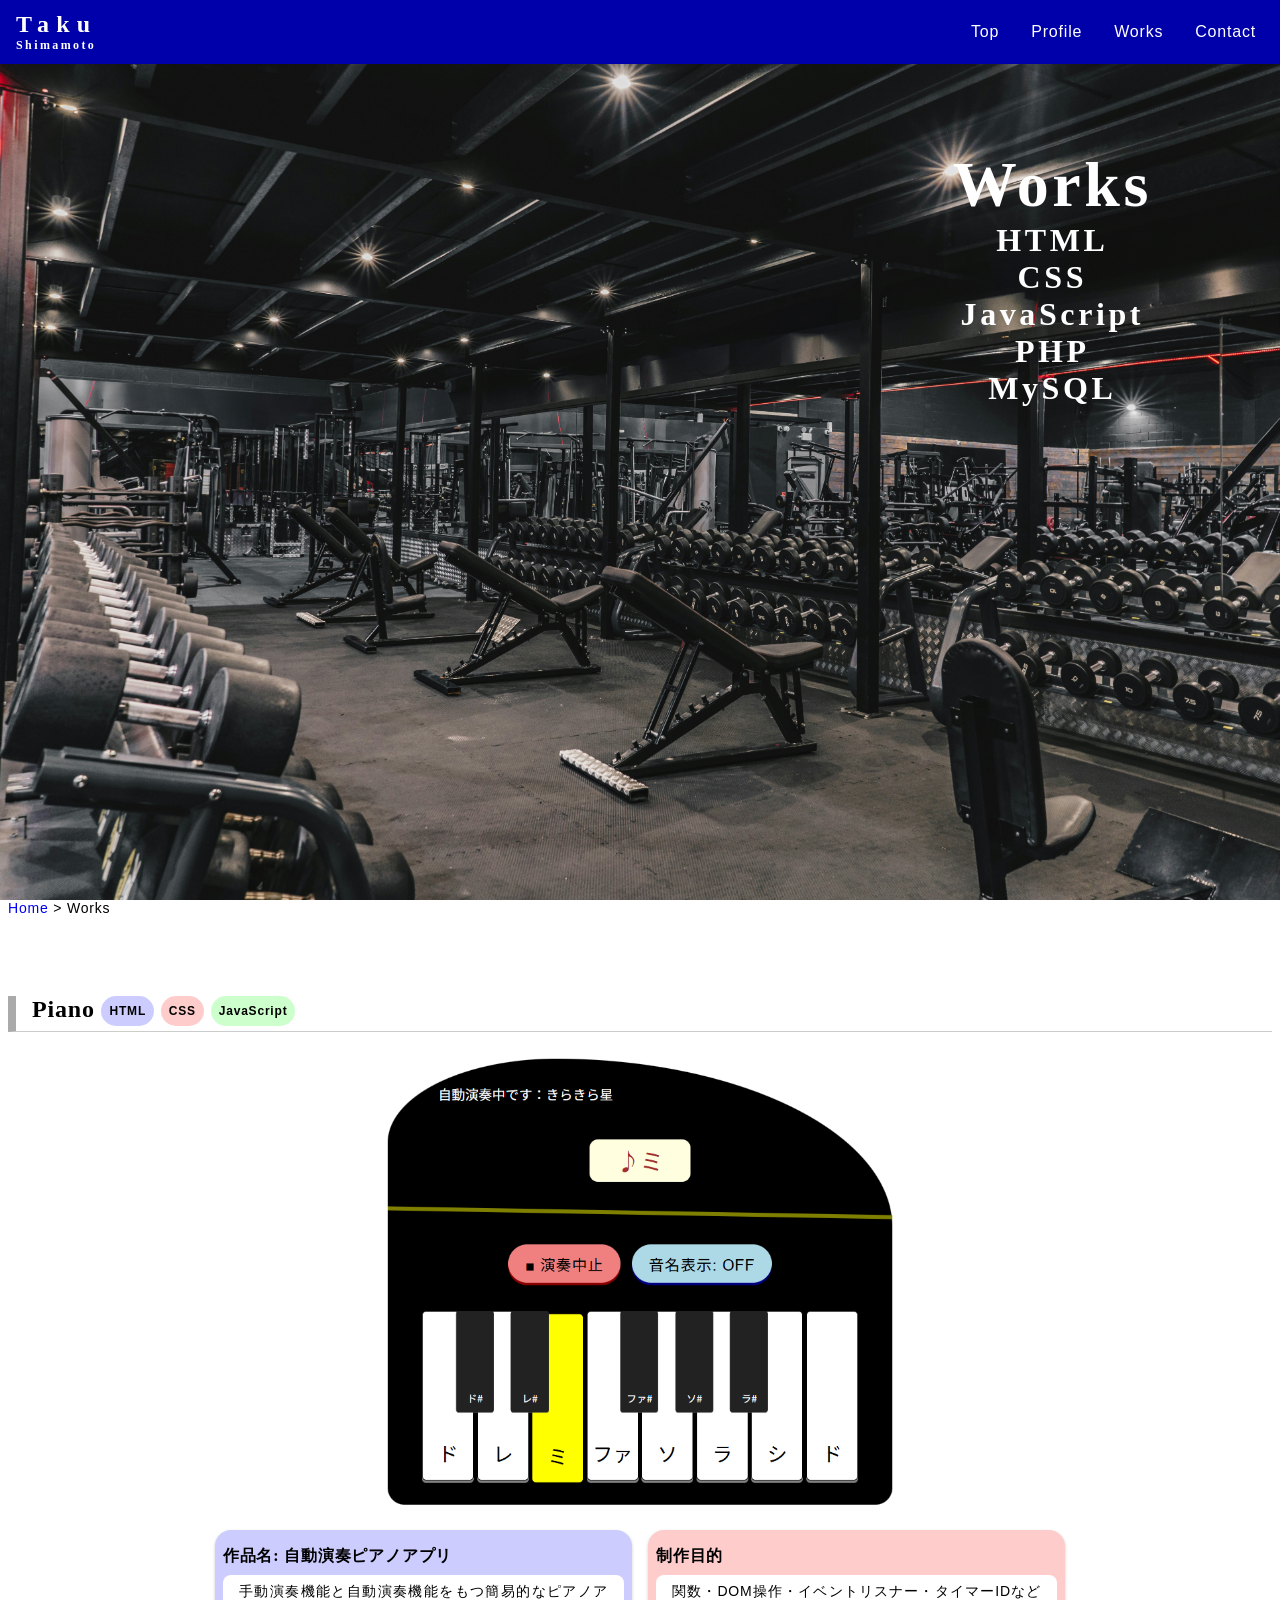
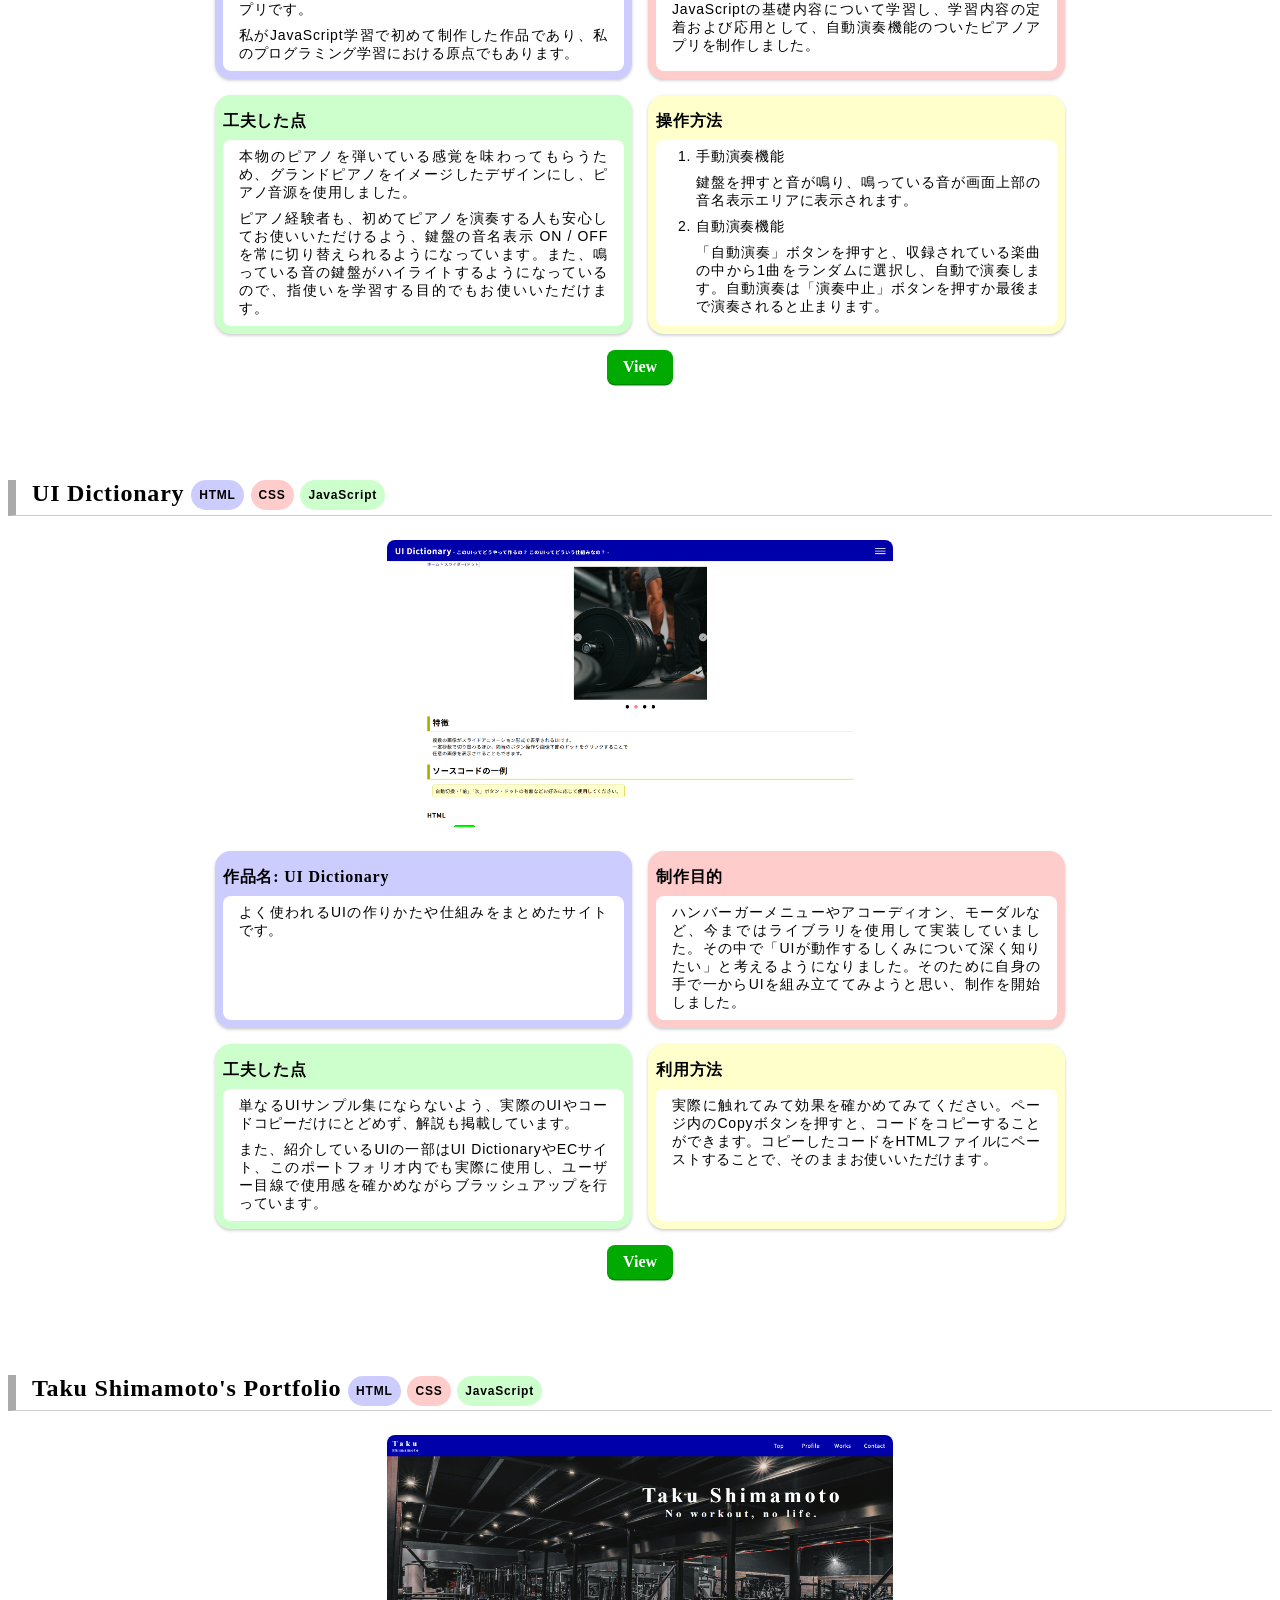
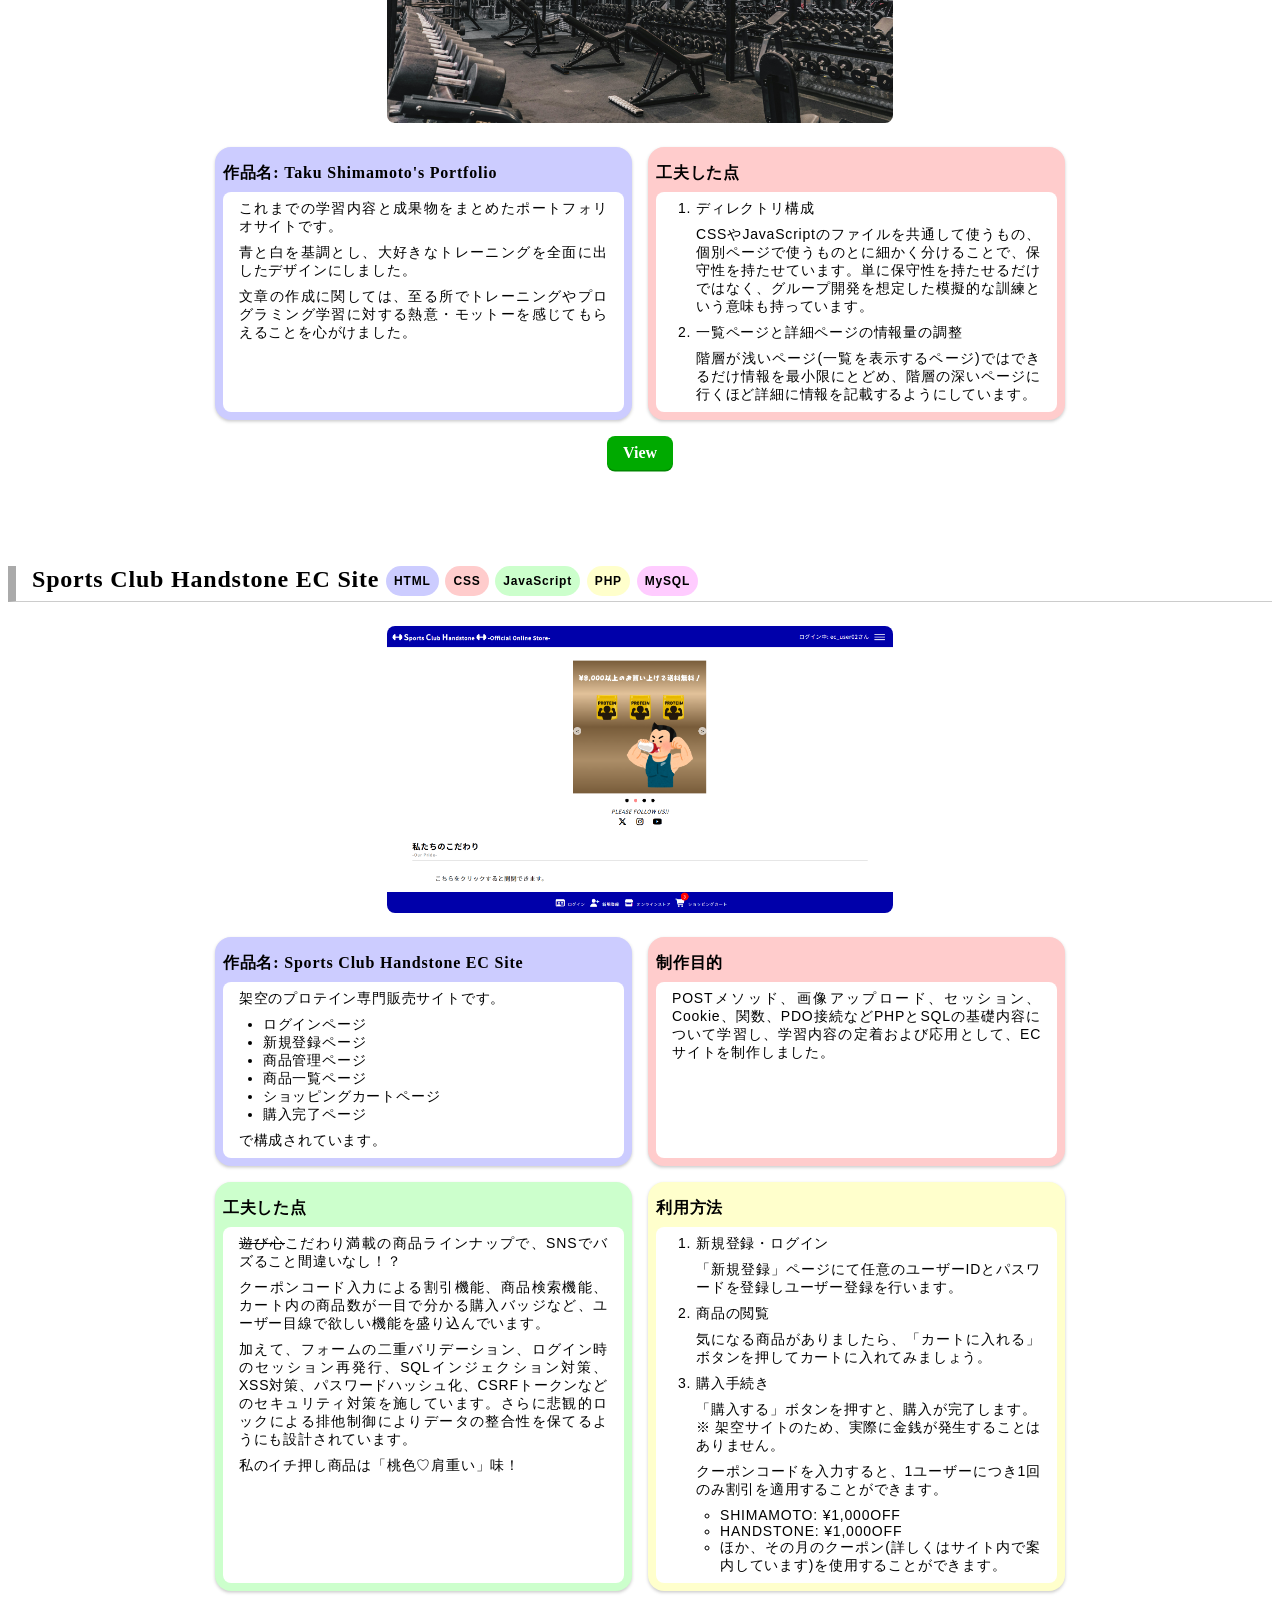
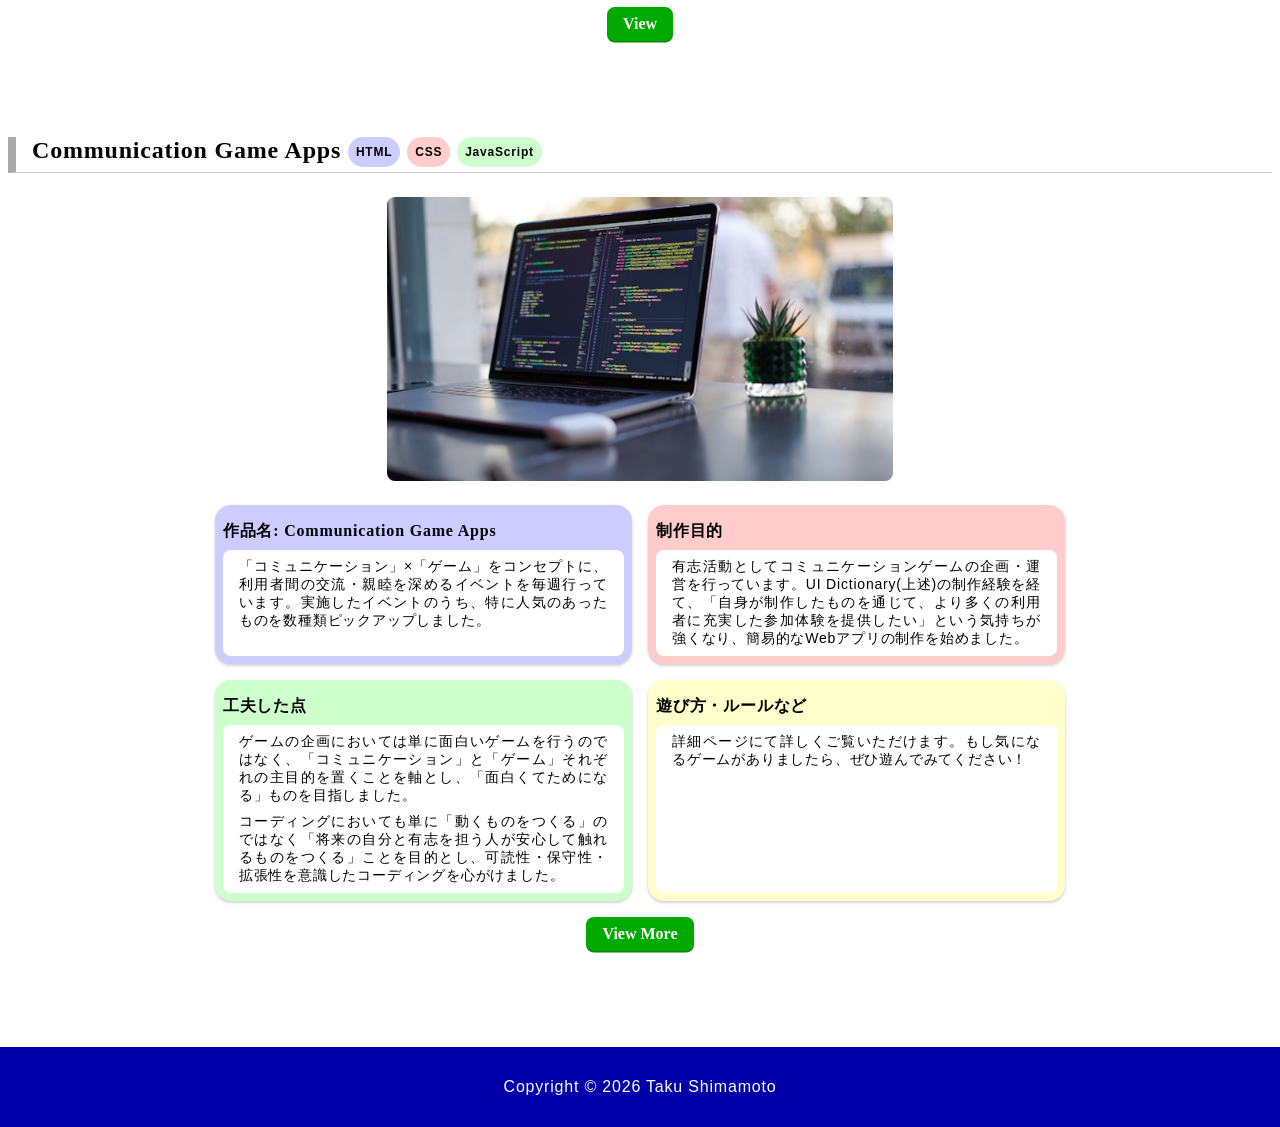
<file: works/index.html>
<!DOCTYPE html>
<html lang="ja">
    <head>
        <link rel="stylesheet" href="../css/common.css" />
        <link rel="stylesheet" href="../css/works.css" />
        <meta charset="UTF-8" />
        <meta name="viewport" content="width=device-width, initial-scale=1.0" />
        <script src="../js/works.js" defer></script>
        <title>Works | Taku Shimamoto's Portfolio</title>
    </head>
    <body>
        <header>
            <h1 class="header-left">
                <a href="../index.html">
                    <span>Taku</span>
                    <span>Shimamoto</span>
                </a>
            </h1>
            <nav class="header-right">
                <ul class="menu-list">
                    <li class="menu"><a href="#">Top</a></li>
                    <li class="menu"><a href="../index.html#profile">Profile</a></li>
                    <li class="menu"><a href="../index.html#works">Works</a></li>
                    <li class="menu"><a href="../index.html#contact">Contact</a></li>
                </ul>
            </nav>
        </header>
        <div class="main-img">
            <h2>
                <span>Works</span>
                <span>
                    HTML<br />
                    CSS<br />
                    JavaScript<br /> 
                    PHP<br />
                    MySQL
                </span>
            </h2>
        </div>
        <main>
            <nav class="breadcrumb-list">
                <a href="../index.html">Home</a> &gt; Works
            </nav>
            <section>
                <h3 id="piano">
                    Piano
                    <span class="tag html">HTML</span>
                    <span class="tag css">CSS</span>
                    <span class="tag javascript">JavaScript</span>
                </h3>
                <a href="piano.html" target="_blank" rel="noopener noreferrer">
                    <img class="work-img" src="../images/piano.png" alt="自動演奏ピアノアプリ" />
                </a>
                <div class="card-wrapper">
                    <div class="card">
                        <h4>作品名: 自動演奏ピアノアプリ</h4>
                        <div class="card-text">
                            <p>
                                手動演奏機能と自動演奏機能をもつ簡易的なピアノアプリです。
                            </p>
                            <p>
                                私がJavaScript学習で初めて制作した作品であり、私のプログラミング学習における原点でもあります。
                            </p>
                        </div>
                    </div>
                    <div class="card">
                        <h4>制作目的</h4>
                        <div class="card-text">
                            <p>
                                関数・DOM操作・イベントリスナー・タイマーIDなどJavaScriptの基礎内容について学習し、学習内容の定着および応用として、自動演奏機能のついたピアノアプリを制作しました。
                            </p>
                        </div>
                    </div>
                    <div class="card">
                        <h4>工夫した点</h4>
                        <div class="card-text">
                            <p>
                                本物のピアノを弾いている感覚を味わってもらうため、グランドピアノをイメージしたデザインにし、ピアノ音源を使用しました。
                            </p>
                            <p>
                                ピアノ経験者も、初めてピアノを演奏する人も安心してお使いいただけるよう、鍵盤の音名表示 ON / OFF を常に切り替えられるようになっています。また、鳴っている音の鍵盤がハイライトするようになっているので、指使いを学習する目的でもお使いいただけます。
                            </p>
                        </div>
                    </div>
                    <div class="card">
                        <h4>操作方法</h4>
                        <div class="card-text">
                            <ol>
                                <li>
                                    手動演奏機能
                                    <p>
                                        鍵盤を押すと音が鳴り、鳴っている音が画面上部の音名表示エリアに表示されます。
                                    </p>
                                </li>
                                <li>
                                    自動演奏機能
                                    <p>
                                        「自動演奏」ボタンを押すと、収録されている楽曲の中から1曲をランダムに選択し、自動で演奏します。自動演奏は「演奏中止」ボタンを押すか最後まで演奏されると止まります。
                                    </p>
                                </li>
                            </ol>
                        </div>
                    </div>
                </div>
                <button type="button" class="button view" id="piano_view" data-href="piano.html">View</button>
            </section>
            <section>
                <h3 id="ui_dictionary">
                    UI Dictionary
                    <span class="tag html">HTML</span>
                    <span class="tag css">CSS</span>
                    <span class="tag javascript">JavaScript</span>
                </h3>
                <a href="../../UI_dictionary/index.html" target="_blank" rel="noopener noreferrer">
                    <img class="work-img" src="../images/ui_dictionary.png" alt="UI Dictionary" />
                </a>
                <div class="card-wrapper">
                    <div class="card">
                        <h4>作品名: UI Dictionary</h4>
                        <div class="card-text">
                            <p>
                                よく使われるUIの作りかたや仕組みをまとめたサイトです。
                            </p>
                        </div>
                    </div>
                    <div class="card">
                        <h4>制作目的</h4>
                        <div class="card-text">
                            <p>
                                ハンバーガーメニューやアコーディオン、モーダルなど、今まではライブラリを使用して実装していました。その中で「UIが動作するしくみについて深く知りたい」と考えるようになりました。そのために自身の手で一からUIを組み立ててみようと思い、制作を開始しました。
                            </p>
                        </div>
                    </div>
                    <div class="card">
                        <h4>工夫した点</h4>
                        <div class="card-text">
                            <p>
                                単なるUIサンプル集にならないよう、実際のUIやコードコピーだけにとどめず、解説も掲載しています。
                            </p>
                            <p>
                                また、紹介しているUIの一部はUI DictionaryやECサイト、このポートフォリオ内でも実際に使用し、ユーザー目線で使用感を確かめながらブラッシュアップを行っています。
                            </p>
                        </div>
                    </div>
                    <div class="card">
                        <h4>利用方法</h4>
                        <div class="card-text">
                            <p>
                                実際に触れてみて効果を確かめてみてください。ページ内のCopyボタンを押すと、コードをコピーすることができます。コピーしたコードをHTMLファイルにペーストすることで、そのままお使いいただけます。
                            </p>
                        </div>
                    </div>
                </div>
                <button type="button" class="button view" id="ui_view" data-href="../../UI_dictionary/index.html">View</button>
            </section>
            <section>
                <h3 id="portfolio">
                    Taku Shimamoto's Portfolio
                    <span class="tag html">HTML</span>
                    <span class="tag css">CSS</span>
                    <span class="tag javascript">JavaScript</span>
                </h3>
                <a href="../index.html">
                    <img class="work-img" src="../images/portfolio.png" alt="Portfolio" />
                </a>
                <div class="card-wrapper">
                    <div class="card">
                        <h4>作品名: Taku Shimamoto's Portfolio</h4>
                        <div class="card-text">
                            <p>
                                これまでの学習内容と成果物をまとめたポートフォリオサイトです。
                            </p>
                            <p>
                                青と白を基調とし、大好きなトレーニングを全面に出したデザインにしました。
                            </p>
                            <p>
                                文章の作成に関しては、至る所でトレーニングやプログラミング学習に対する熱意・モットーを感じてもらえることを心がけました。
                            </p>
                        </div>
                    </div>
                    <div class="card">
                        <h4>工夫した点</h4>
                        <div class="card-text">
                            <ol>
                                <li>
                                    ディレクトリ構成
                                    <p>
                                        CSSやJavaScriptのファイルを共通して使うもの、個別ページで使うものとに細かく分けることで、保守性を持たせています。単に保守性を持たせるだけではなく、グループ開発を想定した模擬的な訓練という意味も持っています。
                                    </p>
                                </li>
                                <li>
                                    一覧ページと詳細ページの情報量の調整
                                    <p>
                                        階層が浅いページ(一覧を表示するページ)ではできるだけ情報を最小限にとどめ、階層の深いページに行くほど詳細に情報を記載するようにしています。
                                    </p>
                                </li>
                            </ol>
                        </div>
                    </div>
                </div>
                <button type="button" class="button view" id="portfolio_view">View</button>
            </section>
            <section>
                <h3 id="ec_site">
                    Sports Club Handstone EC Site
                    <span class="tag html">HTML</span>
                    <span class="tag css">CSS</span>
                    <span class="tag javascript">JavaScript</span>
                    <span class="tag php">PHP</span>
                    <span class="tag mysql">MySQL</span>
                </h3>
                <a href="https://portfolio02.dc-itex.com/hachioji/0010/ec_site/index.php" target="_blank" rel="noopener noreferrer">
                    <img class="work-img" src="../images/ec_site.png" alt="EC Site" />
                </a>
                <div class="card-wrapper">
                    <div class="card">
                        <h4>作品名: Sports Club Handstone EC Site</h4>
                        <div class="card-text">
                            <p>
                                架空のプロテイン専門販売サイトです。
                            </p>
                            <ul>
                                <li>ログインページ</li>
                                <li>新規登録ページ</li>
                                <li>商品管理ページ</li>
                                <li>商品一覧ページ</li>
                                <li>ショッピングカートページ</li>
                                <li>購入完了ページ</li>
                            </ul>
                            <p>
                                で構成されています。
                            </p>
                        </div>
                    </div>
                    <div class="card">
                        <h4>制作目的</h4>
                        <div class="card-text">
                            <p>
                                POSTメソッド、画像アップロード、セッション、Cookie、関数、PDO接続などPHPとSQLの基礎内容について学習し、学習内容の定着および応用として、ECサイトを制作しました。
                            </p>
                        </div>
                    </div>
                    <div class="card">
                        <h4>工夫した点</h4>
                        <div class="card-text">
                            <p>
                                <span>遊び心</span>こだわり満載の商品ラインナップで、SNSでバズること間違いなし！？
                            </p>
                            <p>
                                クーポンコード入力による割引機能、商品検索機能、カート内の商品数が一目で分かる購入バッジなど、ユーザー目線で欲しい機能を盛り込んでいます。
                            </p>
                            <p>
                                加えて、フォームの二重バリデーション、ログイン時のセッション再発行、SQLインジェクション対策、XSS対策、パスワードハッシュ化、CSRFトークンなどのセキュリティ対策を施しています。さらに悲観的ロックによる排他制御によりデータの整合性を保てるようにも設計されています。
                            </p>
                            <p>
                                私のイチ押し商品は「桃色&#9825;肩重い」味！
                            </p>
                        </div>
                    </div>
                    <div class="card">
                        <h4>利用方法</h4>
                        <div class="card-text">
                            <ol>
                                <li>
                                    新規登録・ログイン
                                    <p>
                                        「新規登録」ページにて任意のユーザーIDとパスワードを登録しユーザー登録を行います。
                                    </p>
                                </li>
                                <li>
                                    商品の閲覧
                                    <p>
                                        気になる商品がありましたら、「カートに入れる」ボタンを押してカートに入れてみましょう。
                                    </p>
                                </li>
                                <li>
                                    購入手続き
                                    <p>
                                        「購入する」ボタンを押すと、購入が完了します。<br />
                                        ※ 架空サイトのため、実際に金銭が発生することはありません。
                                    </p>
                                    <p>
                                        クーポンコードを入力すると、1ユーザーにつき1回のみ割引を適用することができます。
                                    </p>
                                    <ul>
                                        <li>SHIMAMOTO: ¥1,000OFF</li>
                                        <li>HANDSTONE: ¥1,000OFF</li>
                                        <li>ほか、その月のクーポン(詳しくはサイト内で案内しています)を使用することができます。</li>
                                    </ul>
                                </li>
                            </ol>
                        </div>
                    </div>
                </div>
                <button type="button" class="button view" id="ec_view"
                    data-href="https://portfolio02.dc-itex.com/hachioji/0010/ec_site/index.php">View</button>
            </section>
            <section>
                <h3 id="communication_game">
                    Communication Game Apps
                    <span class="tag html">HTML</span>
                    <span class="tag css">CSS</span>
                    <span class="tag javascript">JavaScript</span>
                </h3>
                <a href="communication_games/index.html">
                    <img class="work-img" src="../images/communication_game.jpg" alt="画像ないのでとりあえずテキスト" />
                </a>
                <div class="card-wrapper">
                    <div class="card">
                        <h4>作品名: Communication Game Apps</h4>
                        <div class="card-text">
                            <p>
                                「コミュニケーション」×「ゲーム」をコンセプトに、利用者間の交流・親睦を深めるイベントを毎週行っています。実施したイベントのうち、特に人気のあったものを数種類ピックアップしました。
                            </p>
                        </div>
                    </div>
                    <div class="card">
                        <h4>制作目的</h4>
                        <div class="card-text">
                            <p>
                                有志活動としてコミュニケーションゲームの企画・運営を行っています。UI Dictionary(上述)の制作経験を経て、「自身が制作したものを通じて、より多くの利用者に充実した参加体験を提供したい」という気持ちが強くなり、簡易的なWebアプリの制作を始めました。
                            </p>
                        </div>
                    </div>
                    <div class="card">
                        <h4>工夫した点</h4>
                        <div class="card-text">
                            <p>
                                ゲームの企画においては単に面白いゲームを行うのではなく、「コミュニケーション」と「ゲーム」それぞれの主目的を置くことを軸とし、「面白くてためになる」ものを目指しました。
                            </p>
                            <p>
                                コーディングにおいても単に「動くものをつくる」のではなく「将来の自分と有志を担う人が安心して触れるものをつくる」ことを目的とし、可読性・保守性・拡張性を意識したコーディングを心がけました。
                            </p>
                        </div>
                    </div>
                    <div class="card">
                        <h4>遊び方・ルールなど</h4>
                        <div class="card-text">
                            <p>
                                詳細ページにて詳しくご覧いただけます。もし気になるゲームがありましたら、ぜひ遊んでみてください！
                            </p>
                        </div>
                    </div>
                </div>
                <button type="button" class="button" id="view_more">View More</button>
            </section>
        </main>
        <footer>
            Copyright &copy; 2026 Taku Shimamoto
        </footer>
    </body>
</html>
</file>
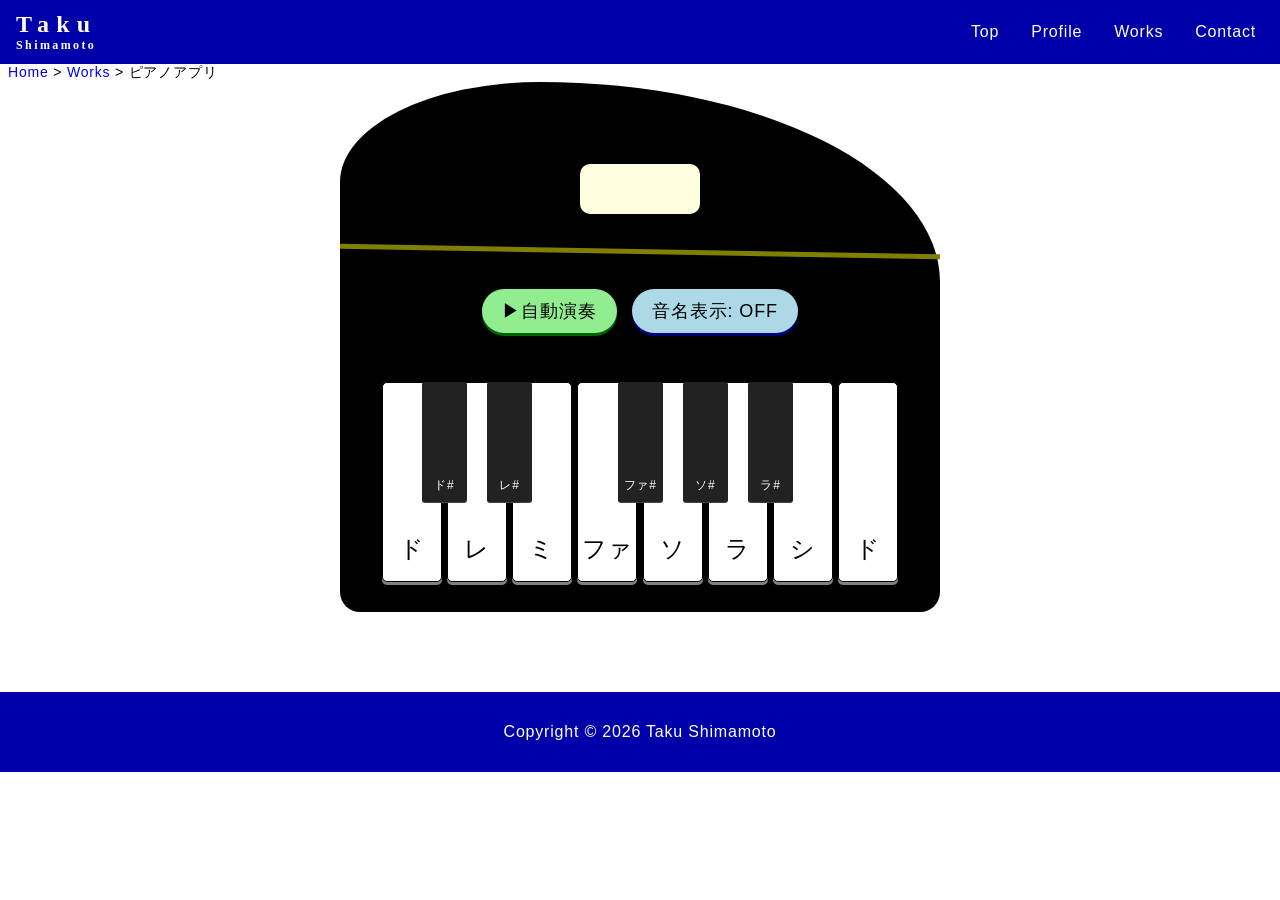
<file: works/piano.html>
<!DOCTYPE html>
<html lang="ja">
    <head>
        <meta charset="UTF-8" />
        <link rel="stylesheet" href="../css/variables.css" />
        <link rel="stylesheet" href="../css/common.css" />
        <link rel="stylesheet" href="../css/piano.css" />
        <script src="../js/piano.js" defer></script>
        <title>自動演奏ピアノアプリ | Taku Shimamoto's Portfolio</title>
    </head>
    <body>
        <header>
            <h1 class="header-left">
                <a href="../index.html">
                    <span>Taku</span>
                    <span>Shimamoto</span>
                </a>
            </h1>
            <nav class="header-right">
                <ul class="menu-list">
                    <li class="menu"><a href="#">Top</a></li>
                    <li class="menu"><a href="../index.html#profile">Profile</a></li>
                    <li class="menu"><a href="../index.html#works">Works</a></li>
                    <li class="menu"><a href="../index.html#contact">Contact</a></li>
                </ul>
            </nav>
        </header>
        <main>
            <nav class="breadcrumb-list">
                <a href="../index.html">Home</a> &gt; <a href=index.html>Works</a> &gt; ピアノアプリ
            </nav>
            <div class="top-lid">
                <div id="title" class="title"></div>
                <div id="current_sound" class="current-sound"></div>
                <div class="border"></div>
                <div class="buttons">
                    <input type="button" id="autoplay_button" class="btn autoplay" value="▶自動演奏" />
                    <input type="button" id="toggle_soundname_button" class="btn off" value="音名表示: OFF" />
                </div>
            </div>
            <div class="keyboard">
                <div id="sounds" class="sounds">
                    <div id="do" class="natural"><p class="sound-name">ド</p></div>
                    <div id="sharp_do" class="sharp"><p class="sound-name">ド#</p></div>
                    <div id="re" class="natural"><p class="sound-name">レ</p></div>
                    <div id="sharp_re" class="sharp"><p class="sound-name">レ#</p></div>
                    <div id="mi" class="natural"><p class="sound-name">ミ</p></div>
                    <div id="fa" class="natural"><p class="sound-name">ファ</p></div>
                    <div id="sharp_fa" class="sharp"><p class="sound-name">ファ#</p></div>
                    <div id="so" class="natural"><p class="sound-name">ソ</p></div>
                    <div id="sharp_so" class="sharp"><p class="sound-name">ソ#</p></div>
                    <div id="ra" class="natural"><p class="sound-name">ラ</p></div>
                    <div id="sharp_ra" class="sharp"><p class="sound-name">ラ#</p></div>
                    <div id="si" class="natural"><p class="sound-name">シ</p></div>
                    <div id="higher_do" class="natural"><p class="sound-name">ド</p></div>
                </div>
            </div>
        </main>
        <footer>
            Copyright &copy; 2026 Taku Shimamoto
        </footer>
    </body>
</html>
</file>
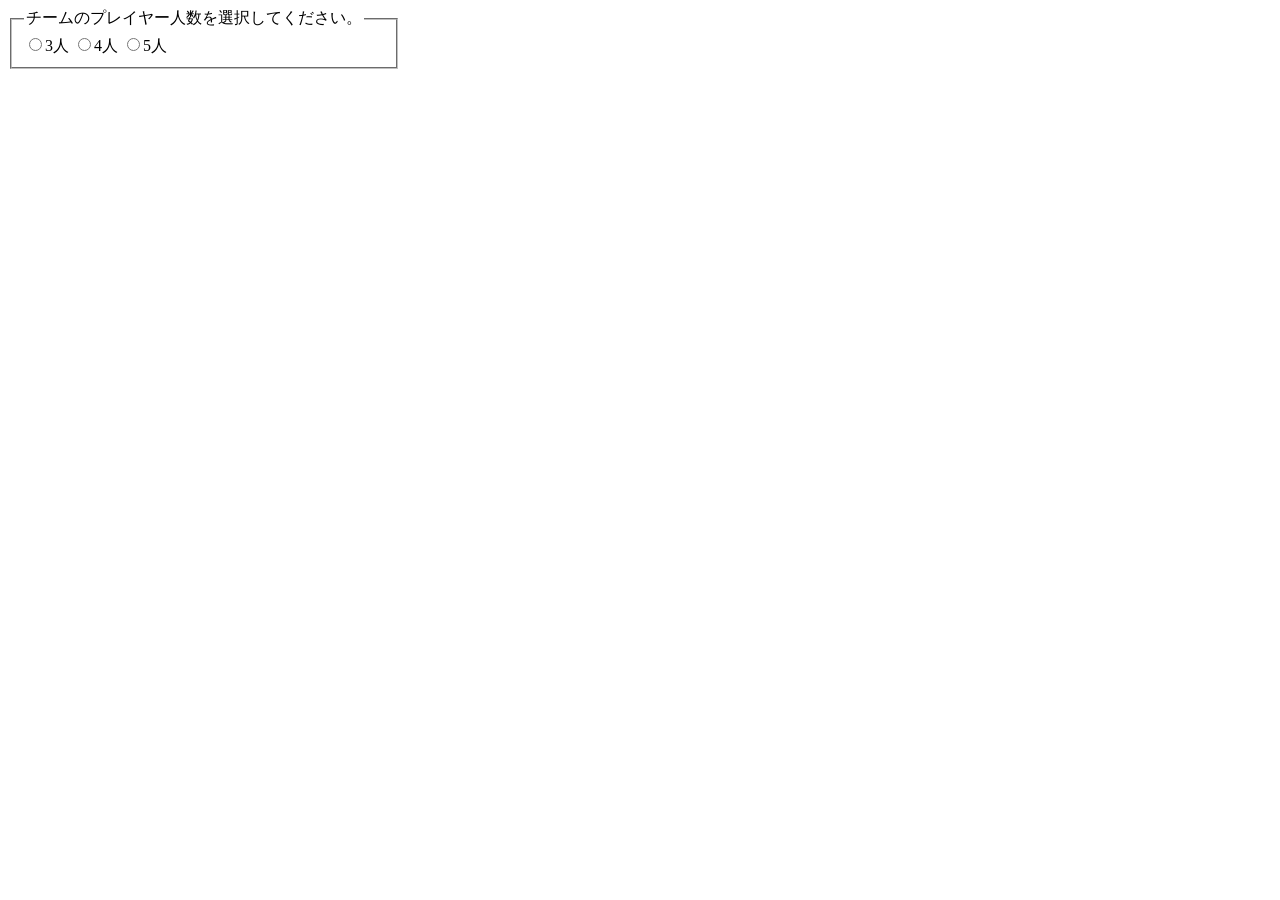
<file: works/communication_games/cooperative/app.html>
<!DOCTYPE html>
<html lang="ja">
    <head>
        <meta charset="UTF-8" />
        <link rel="stylesheet" href="../../../css/cooperative.css" />
        <script src="../../../js/cooperative.js" defer></script>
        <title>協力非協力ゲーム</title>
    </head>
    <body>
        <fieldset id="player_select">
            <legend>チームのプレイヤー人数を選択してください。</legend>
            <input type="radio" name="player" value="3" /><label for="3">3人</label>
            <input type="radio" name="player" value="4" /><label for="4">4人</label>
            <input type="radio" name="player" value="5" /><label for="5">5人</label>
        </fieldset>
        <div id="game_display" class="game-display">
            <h1>プレイ人数: <span class="current-players"></span>人
                現在のターン数: <span id="current_turn"></span>
                故障回数: <span id="breakdown_count"></span>回</h1>
            <div id="toggle" class="toggle">ステータス変動表を見る</div>
            <h2>機械の稼働状況</h2>
            <div class="status-wrapper">
                <p id="out_of_order" class="status">故障</p>
                <p id="-3" class="status">-3</p>
                <p id="-2" class="status">-2</p>
                <p id="-1" class="status">-1</p>
                <p id="0" class="status highlighted">±0</p>
                <p id="+1" class="status">+1</p>
                <p id="+2" class="status">+2</p>
                <p id="+3" class="status">+3</p>
            </div>
            <h2>現在の投票状況: <span id="voted"></span> / <span class="current-players"></span>人</h2>
            <div class="vote-button-wrapper">
                <input type="button" id="cooperative" class="vote-button" value="協力" />
                <input type="button" id="uncooperative" class="vote-button" value="非協力" />
                <input type="button" id="redo" value="やり直す" disabled />
                <input type="button" id="open" value="開票する" disabled />
            </div>
            <div id="result" class="result"></div>
            <div id="request" class="request"></div>
            <nav id="nav">
                <h3>ステータス変動表(<span class="current-players"></span>人)</h3>
                <ol id="status_table"></ol>
            </nav>
        </div>
    </body>
</html>
</file>
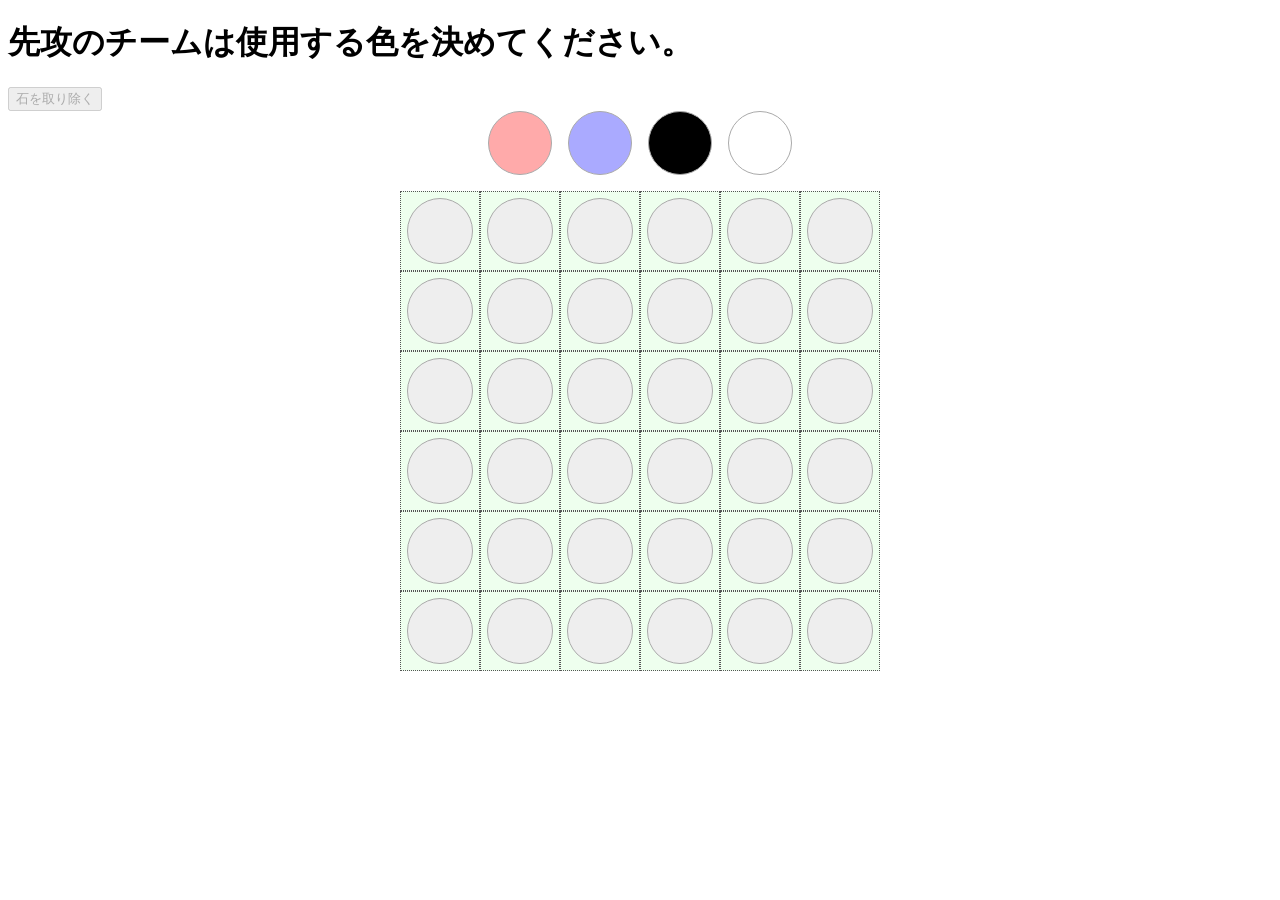
<file: works/communication_games/othello/app.html>
<!DOCTYPE html>
<html lang="ja">
    <head>
        <meta charset="UTF-8" />
        <link rel="stylesheet" href="../../../css/othello.css" />
        <script src="../../../js/othello.js" defer></script>
        <title>アキネーターオセロ</title>
    </head>
    <body>
        <h1><span id="team_color"></span><span id="request">先攻のチームは使用する色を決めてください。</span></h1>
        <button type="button" id="empty_button" disabled>石を取り除く</button>
        <div class="color-button-wrapper" id="color_button_wrapper">
            <button type="button" class="color-button" id="red"></button>
            <button type="button" class="color-button" id="blue"></button>
            <button type="button" class="color-button" id="black"></button>
            <button type="button" class="color-button" id="white"></button>
        </div>
        <h2 class="qty" id="qty">
            <span id="team1_color"></span>: <span id="team1_count"></span>
            / <span id="team2_color"></span>: <span id="team2_count"></span>
        </h2>
        <div id="board" class="board"></div>
        <div id="modal_background" class="modal-background">
            <div id="modal" class="modal">
                お題:
                <h3 id="topic"></h3>
                <button type="button" id="answer_button">答えを表示</button>
                <div id="answer" class="answer"></div>
                <div id="close" class="close">
                    <span></span>
                    <span></span>
                </div>
            </div>
        </div>
    </body>
</html>
</file>
<file: css/common.css>
@import url(variables.css);

@keyframes fadeIn {
    from {
        opacity: 0;
    }

    to {
        opacity: 1;
    }
}

* {
    box-sizing: border-box;
    margin: 0;
    padding: 0;
}

html {
    scroll-behavior: smooth;
    scroll-padding-top: calc(var(--header-height) + var(--space-small));
}

body {
    font-family: var(--font-family-primary);
    letter-spacing: .05em;
}

a {
    color: var(--link-font-color);
    text-decoration: underline;
    text-decoration-color: transparent;
    transition: text-decoration-color var(--duration-short);
}

a:hover {
    font-weight: bold;
    text-decoration-color: inherit;
}

header {
    align-items: center;
    background-color: var(--primary-background-color);
    color: var(--primary-font-color);
    display: flex;
    height: var(--header-height);
    justify-content: space-between;
    left: 0;
    top: 0;
    position: fixed;
    width: 100%;
    z-index: 100;
}

header a {
    color: inherit;
}

h1,
h2,
h3,
h4 {
    font-family: var(--font-family-secondary);
}

h1 {
    font-size: var(--font-size-x-large);
    margin-left: var(--space-small);
}

h1 a {
    text-decoration: none;
}

h1 span:first-child {
    letter-spacing: .3em;
}

h1 span:last-child {
    display: block;
    font-size: var(--font-size-x-small);
    letter-spacing: .2em;
}

.menu-list {
    display: flex;
    gap: var(--space-small);
    list-style: none;
    margin-right: var(--space-small);
}

.menu a {
    display: inline-block;
    line-height: var(--header-height);
    padding: 0 var(--space-x-small);
    text-align: center;
    max-width: var(--menu-width);
}

.main-img {
    background-image: url(../images/main.jpg);
    background-position: center;
    background-size: cover;
    height: calc(100vh - var(--header-height));
    margin-top: var(--header-height);
    max-width: 100%;
    position: relative;
}

h2 {
    color: var(--primary-font-color);
    letter-spacing: 0.15em;
    right: 10%;
    position: absolute;
    text-align: center;
    top: 10%;
}

h2 span {
    display: block;
}

h2 span:first-of-type {
    animation: fadeIn var(--duration-fadeIn);
    font-size: var(--font-size-xxx-large);
}

h2 span:last-of-type {
    animation: fadeIn var(--duration-fadeIn) var(--fadeIn-delay) backwards;
    font-size: var(--font-size-xx-large);
}

main {
    display: flex;
    flex-direction: column;
    justify-content: center;
    margin: 0 auto;
    max-width: var(--page-width);
    padding: 0 var(--space-x-small);
}

.breadcrumb-list {
    font-size: var(--font-size-small);
}

h3 {
    border-bottom: var(--border-width-base) solid var(--border-bottom-color);
    border-left: var(--border-left) solid var(--border-left-color);
    font-size: var(--font-size-x-large);
    margin: var(--space-xx-large) 0 var(--space-medium) 0;
    padding: 0 0 var(--space-x-small) var(--space-small);
}

ul,
ol {
    padding-inline-start: var(--space-medium);
}

.work-img {
    border-radius: var(--border-radius-base);
    max-width: 100%;
    transition:
        transform var(--duration-long);
}

.work-img:hover {
    border: var(--border-width-strong) solid var(--border-hover-color);
    transform: scale(1.1);
}

h4 {
    margin: var(--space-small) 0;
}

.bold {
    font-weight: bold;
}

footer {
    background-color: var(--primary-background-color);
    color: var(--primary-font-color);
    display: grid;
    height: var(--footer-height);
    margin-top: var(--space-xx-large);
    max-width: 100%;
    place-items: center;
}

@media (max-width: 501px) {
    .header-right {
        display: none;
    }

    @media (max-width: 376px) {
        h2 {
            right: 5%;
            top: 5%;
        }

        h2 span:first-of-type {
            font-size: var(--font-size-xx-large);
        }

        h2 span:last-of-type {
            font-size: var(--font-size-large);
        }
    }
}
</file>
<file: css/works.css>
@import url(variables.css);

section > a {
    display: block;
    width: 40%;
    margin: 0 auto;
}

section > a img {
    display: block;
    width: 100%;
}

h4 {
    margin: var(--space-x-small) 0;
}

p {
    margin: var(--space-x-small) 0;
}

.card-wrapper {
    display: flex;
    flex-wrap: wrap;
    gap: var(--space-small);
    justify-content: center;
    margin-top: var(--space-medium);
    max-width: 100%;
}

.card {
    border-radius: var(--border-radius-large);
    box-shadow: 0 0.1em 0.2em var(--border-bottom-color);
    display: flex;
    flex-direction: column;
    padding: var(--space-x-small);
    width: 33%;
}

.card-text {
    background-color: var(--card-text-background);
    border-radius: var(--border-radius-base);
    flex: 1;
    font-size: var(--font-size-small);
    padding: 0 var(--space-small);
    text-align: justify;
}

.card-text span {
    text-decoration: line-through;
}

.card:nth-of-type(1) {
    background-color: var(--light-color-first);
}

.card:nth-of-type(2) {
    background-color: var(--light-color-second);
}

.card:nth-of-type(3) {
    background-color: var(--light-color-third);
}

.card:nth-of-type(4) {
    background-color: var(--light-color-fourth);
}

.tag {
    border-radius: var(--border-radius-max);
    cursor: default;
    font-family: var(--font-family-primary);
    font-size: var(--font-size-x-small);
    padding: var(--space-x-small);
    vertical-align: middle;
}

.html {
    background-color: var(--light-color-first);
}

.css {
    background-color: var(--light-color-second);
}

.javascript {
    background-color: var(--light-color-third);
}

.php {
    background-color: var(--light-color-fourth);
}

.mysql {
    background-color: var(--light-color-fifth);
}

.others {
    background-color: var(--light-color-sixth);
}

ol, ul:not(.menu-list) {
    font-size: var(--font-size-small);
    margin: var(--space-x-small) 0;
}

.button {
    background-color: var(--button-background);
    border: none;
    border-radius: var(--border-radius-base);
    box-shadow: 0 0.1em var(--button-shadow);
    color: var(--primary-font-color);
    cursor: pointer;
    display: block;
    font-family: var(--font-family-secondary);
    font-size: var(--font-size-base);
    font-weight: bold;
    margin: var(--space-small) auto;
    padding: var(--space-x-small) var(--space-small);
    transition: opacity var(--duration-medium);
}

.button:hover {
    opacity: var(--opacity-base);
}

.button:active {
    box-shadow: none;
    transform: translateY(0.1em);
}

@media (max-width: 769px) {
    section > a {
        width: 80%;
    }

    .card {
        width: 80%;
    }

    @media (max-width: 376px) {
        section > a {
            width: 100%;
        }

        .card {
            width: 100%;
        }
    }
}
</file>
<file: css/variables.css>
:root {
    /* layout */
    --border-width-base: 1px;
    --border-width-strong: 2px;
    --border-left: 8px;
    --border-radius-base: 8px;
    --border-radius-large: 16px;
    --border-radius-max: 50px;
    --font-family-primary: sans-serif;
    --font-family-secondary: "Times New Roman";
    --footer-height: 80px;
    --header-height: 64px;
    --menu-width: 80px;
    --opacity-base: .6;
    --opacity-unpublished: .2;
    --page-width: 1280px;
    --work-width: 600px;

    /* color */
    --border-bottom-color: #ccc;
    --border-hover-color: #000;
    --border-left-color: #aaa;
    --button-background: #0a0;
    --button-shadow: #080;
    --primary-background-color: #00a;
    --primary-font-color: #fff;
    --secondary-font-color: #000;
    --link-font-color: #00e;
    --light-color-first: #ccf;
    --light-color-second: #fcc;
    --light-color-third: #cfc;
    --light-color-fourth: #ffc;
    --light-color-fifth: #fcf;
    --light-color-sixth: #ddd;
    --detail-link-background: #ddf;
    --card-text-background: #fff;

    /* font-size */
    --font-size-x-small: 12px;
    --font-size-small: 14px;
    --font-size-base: 16px;
    --font-size-large: 20px;
    --font-size-x-large: 24px;
    --font-size-xx-large: 32px;
    --font-size-xxx-large: 64px;

    /* animation-duration */
    --duration-short: .2s;
    --duration-medium: .5s;
    --duration-long: .8s;
    --duration-fadeIn: 2s;
    --fadeIn-delay: 1s;

    /* spacing */
    --space-x-small: 8px;
    --space-small: 16px;
    --space-medium: 24px;
    --space-large: 32px;
    --space-x-large: 40px;
    --space-xx-large: 80px;
}
</file>
<file: css/piano.css>
@import url(variables.css);

:root {
    --piano-color: #000;
    --piano-width: 600px;
    --top-lid-height: 300px;
    --title-height: 16px;
}

.breadcrumb-list {
    margin-top: var(--header-height);
}

.top-lid {
    background-color: var(--piano-color);
    border-radius: 50% 100% 0 0;
    height: var(--top-lid-height);
    margin: 0 auto;
    width: var(--piano-width)
}

.title {
    color: var(--primary-font-color);
    height: var(--title-height);
    margin-left: var(--space-xx-large);
    padding-top: var(--space-large);
}

.keyboard {
    background-color: #000;
    border-radius: 0 0 20px 20px;
    margin: 0 auto;
    padding-bottom: 10px;
    width: 600px;
    z-index: 1;
}

.current-sound {
    background-color: lightyellow;
    border-radius: 10px;
    color: brown;
    font-size: 28px;
    height: 50px;
    line-height: 50px;
    margin: 50px auto 10px auto;
    text-align: center;
    width: 20%;
}

.buttons {
    text-align: center;
}

.border {
    background-color: olive;
    height: 5px;
    margin: 35px 0;
    transform: skewY(1deg);
    width: 100%;
}

.sounds {
    height: 210px;
    margin-bottom: 10px;
    position: relative;
    text-align: center;
}

.sounds p {
    margin-top: 150px;
}

.natural {
    background-color: #fff;
    border: 1px solid #000;
    border-radius: 5px;
    box-shadow: 0 3px gray;
    cursor: pointer;
    display: inline-block;
    font-size: 24px;
    height: 200px;
    margin: 0 auto;
    width: 60px;
    z-index: 1;
}

.natural:hover {
    background-color: lightgray;
}

.natural:active,
input:active {
    box-shadow: none;
    transform: translateY(3px);
}

.active,
.active:hover {
    background-color: yellow;
    box-shadow: none;
    transform: translateY(3px);
}

.sharp {
    background-color: #222;
    border-radius: 3px;
    box-shadow: 0 1px #444;
    display: inline-block;
    height: 120px;
    position: absolute;
    top: 0px;
    transform: translateX(-25px);
    width: 45px;
    z-index: 2;
}

.sharp p {
    color: #fff;
    font-size: 12px;
    transform: translateY(-55px);
}

.sharp:hover {
    background-color: #444;
}

.sharp:active {
    box-shadow: none;
    top: 1px;
}

.sharp_active,
.sharp_active:hover {
    background-color: olive;
    box-shadow: none;
    top: 1px;
}

.btn {
    border: none;
    border-radius: 50px;
    cursor: pointer;
    font-size: 18px;
    letter-spacing: .05em;
    margin: 0 5px;
    padding: 10px 20px;
}

.autoplay {
    background-color: lightgreen;
    box-shadow: 0 3px darkgreen;
}

.stop {
    background-color: lightcoral;
    box-shadow: 0 3px darkred;
}

.on {
    background-color: lemonchiffon;
    box-shadow: 0 3px olive;                
}

.off {
    background-color: lightblue;
    box-shadow: 0 3px navy;
}

.btn:hover {
    opacity: .9;
}

.disabled {
    pointer-events: none;
}
</file>
<file: css/cooperative.css>
@import url(variables.css);

h1, h2 {
    font-family: "UD デジタル 教科書体 NP";
}

h1 span,
h2 span {
    color: #f00;
}

fieldset {
    width: 360px;
}

.toggle {
    cursor: pointer;
    position: fixed;
    right: 16px;
    top: 16px;
    z-index: 30;
}

.toggle:hover {
    font-weight: bold;
    text-decoration: underline;
}

nav {
    border-left: 1px solid #000;
    height: 100vh;
    position: fixed;
    right: -20%;
    top: 0;
    transition: all .5s;
    width: 20%;
    z-index: 20;
}

nav h3 {
    margin-top: 80px;
    padding-left: 8px;
}

nav ol {
    line-height: 200%;
    overflow: auto;
}

nav.active {
    right: 0;
}

.game-display,
.status-table {
    display: none;
}

h2 {
    margin-bottom: 0;
    text-align: center;
}

.button-wrapper,
.status-wrapper,
.vote-button-wrapper {
    align-items: center;
    display: flex;
    gap: 5px;
    justify-content: center;
}

.status {
    border: 3px solid #000;
    display: inline-block;
    font-size: 20px;
    height: 80px;
    line-height: 80px;
    text-align: center;
    transition: border-color 1s ease;
    width: 80px;
}

.status.highlighted:nth-of-type(1) {
    border-color: #d00;
}

.status.highlighted:nth-of-type(2) {
    border-color: #f00;
}

.status.highlighted:nth-of-type(3) {
    border-color: #f77;
}

.status.highlighted:nth-of-type(4),
.status.highlighted:nth-of-type(5) {
    border-color: #ff0;
}

.status.highlighted:nth-of-type(n+6) {
    border-color: #0f0;
}

.status:nth-of-type(1) {
    background-color: #000;
    color: #fff;
}

.status:nth-of-type(2) {
    background-color: #777;
}

.status:nth-of-type(3) {
    background-color: #aaa;
}

.status:nth-of-type(4) {
    background-color: #ccc;
}

.status:nth-of-type(6) {
    background-color: #ffc;
}

.status:nth-of-type(7) {
    background-color: #ffa;
}

.status:nth-of-type(8) {
    background-color: #ff7;
}

li span {
    color: #f00;
    font-weight: bold;
}

.request {
    text-align: center;
}
</file>
<file: css/othello.css>
@import url(variables.css);

:root {
    /* 盤面の縦横のマス数(盤面生成にも使用) */
    --cell: 6;

    /* color */
    --border-color: #555;
    --cell-background: #efe;
    --cell-highlight-color: #f00;
    --cell-hover-color: #afa;
    --close-button-color: #000;
    --corner-hover-color: #fcc;
    --empty-stone-color: #eee;
    --inner-shadow-color: #ddd;
    --modal-background: #fff;
    --modal-layer: #000c;
    --outer-shadow-color: #ccc;
    --stone-border-color: #aaa;

    /* layout */
    --border-width: 1px;
    --cell-highlight-width: 3px;
    --cell-size: 80px;
    --close-button-size: 48px;
    --close-button-height: 2px;
    --close-button-width: 32px;
    --modal-border-width: 8px;
    --modal-width: 400px;
    --stone-size: 64px;

    /* duration */
    --stone-transition-duration: .8s;
    --stone-transition-delay: .4s;

    /* spacing */
    --space-xx-small: 4px;
}

body {
    transition: background-color var(--duration-medium) ease;
}

h1, h2, h3 {
    font-family: "UD デジタル 教科書体 NP";
}

.qty {
    display: none;
    text-align: center;
}

.color-button-wrapper {
    display: flex;
    gap: var(--space-small);
    height: var(--cell-size);
    justify-content: center;
    overflow-y: hidden;
    transition: height var(--duration-medium);
}

.color-button {
    border: var(--border-width) solid var(--stone-border-color);
    border-radius: 50%;
    height: var(--stone-size);
    width: var(--stone-size)
}

.color-button:hover {
    opacity: var(--opacity-base);
}

.board {
    display: grid;
    grid-template-columns: repeat(var(--cell), var(--cell-size));
    grid-template-rows: repeat(var(--cell), var(--cell-size));
    justify-content: center;
}

.stone-cell {
    background-color: var(--cell-background);
    border: var(--border-width) dotted var(--border-color);
    display: grid;
    place-items: center;
}

.stone-cell.selected {
    border: var(--cell-highlight-width) solid var(--cell-highlight-color);
}

.stone-cell:hover {
    background-color: var(--cell-hover-color);
}

.stone-cell.corner:hover {
    background-color: var(--corner-hover-color);
}

.stone {
    border: var(--border-width) solid var(--stone-border-color);
    border-radius: 50%;
    cursor: pointer;
    height: var(--stone-size);
    transition-property: background-color, transform;
    transition-duration: 0s, var(--stone-transition-duration);
    transition-delay: var(--stone-transition-delay), 0s;
    width: var(--stone-size);
}

.empty {
    background-color: var(--empty-stone-color);
}

.red {
    transform: rotateY(540deg);
}

.blue {
    transform: rotateY(1080deg);
}

.black {
    transform: rotateY(540deg);
}

.white {
    transform: rotateY(1080deg);
}

.modal-background {
    background-color: var(--modal-layer);
    display: grid;
    height: 100vh;
    left: 0;
    opacity: 0;
    place-items: center;
    position: fixed;
    top: 0;
    transition: all var(--duration-long);
    visibility: hidden;
    width: 100%;
    z-index: 30;
}

.modal-background.open {
    opacity: 1;
    visibility: visible;
}

.modal {
    background-color: var(--modal-background);
    border: var(--modal-border-width) solid var(--outer-shadow-color);
    border-radius: var(--space-small);
    padding: var(--space-small);
    position: relative;
    transition: all var(--duration-long);
    width: var(--modal-width);
    z-index: 40;
}

.close {
    cursor: pointer;
    height: var(--close-button-size);
    position: absolute;
    right: var(--space-x-small);
    top: var(--space-xx-small);
    width: var(--close-button-size);
}

.close span {
    background-color: var(--close-button-color);
    border-radius: var(--border-radius-max);
    display: block;
    height: var(--close-button-height);
    position: absolute;
    right: var(--space-x-small);
    top: var(--space-xx-small);
    width: var(--close-button-width);
}

.close span:nth-of-type(1) {
    top: var(--space-medium);
    transform: rotate(-45deg);
}

.close span:nth-of-type(2) {
    top: var(--space-medium);
    transform: rotate(45deg);
}

h3 {
    font-size: var(--font-size-xx-large);
    text-align: center;
}

.answer {
    display: none;
}

.answer.visible {
    display: block;
}
</file>
